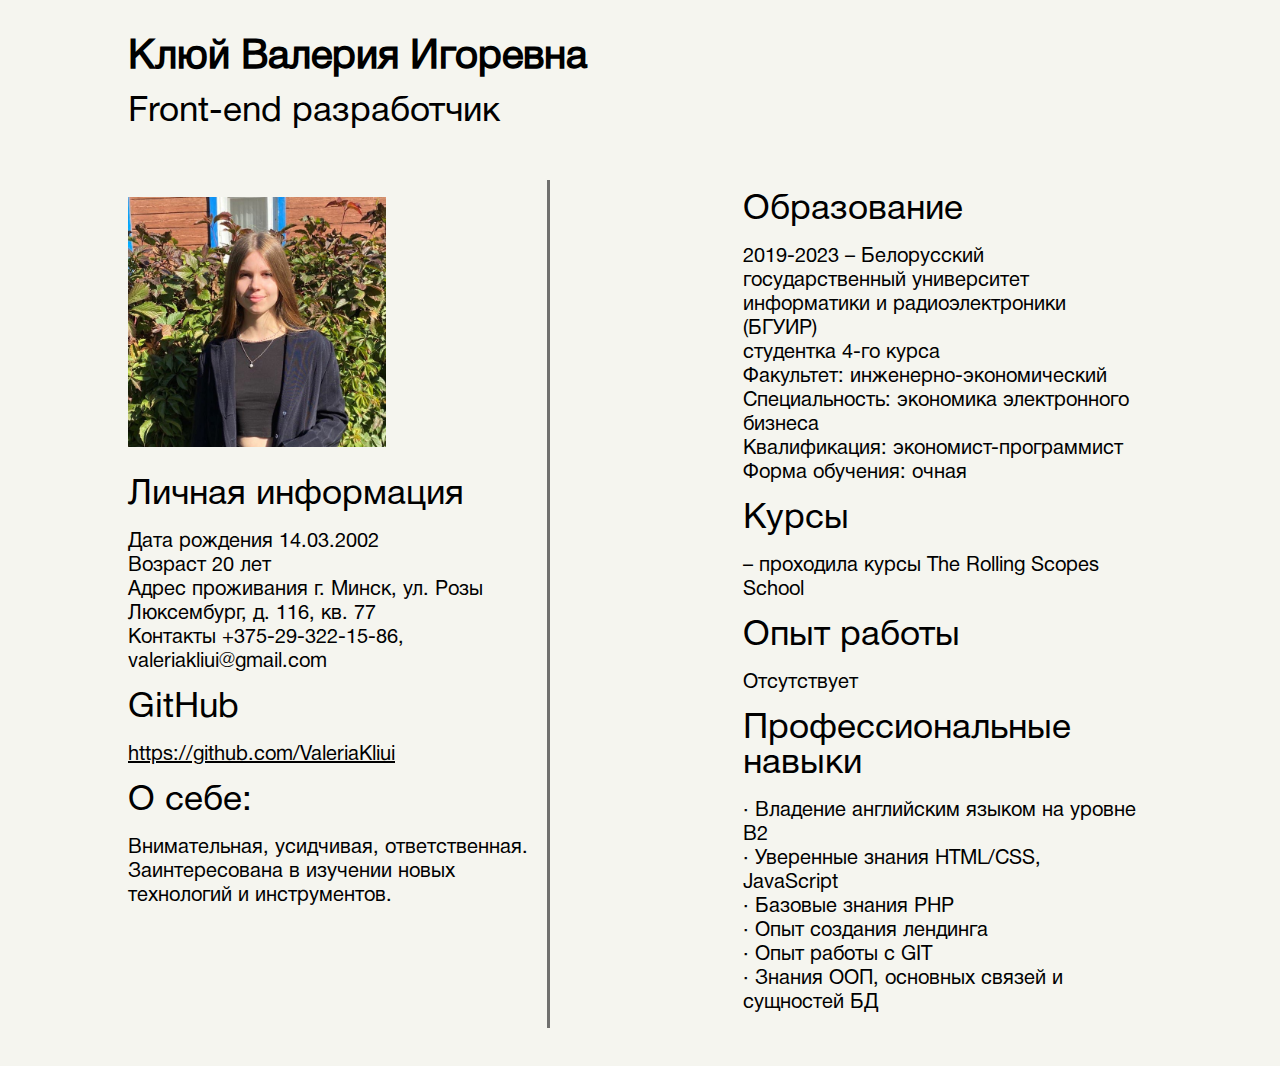
<file: index.html>
<!DOCTYPE html>
<html lang="ru">

<head>
    <meta charset="UTF-8">
    <meta http-equiv="X-UA-Compatible" content="IE=edge">
    <meta name="viewport" content="width=device-width, initial-scale=1.0">
    <link rel="stylesheet" href="css/reset.css">
    <link rel="stylesheet" href="css/style.css">
    <title>Valeria Kliui</title>
</head>

<body>
    <h1 class="name">
        Клюй Валерия Игоревна
    </h1>
    <h2 class="title">
Front-end разработчик
    </h2>
    <div class="container">
    <div class="personal-info">
        <img src="resources/image.jpg" alt="photo" class="photo" height="250">
        <h2 class="title">
            Личная информация
        </h2>
        <p class="text">
            Дата рождения
            14.03.2002
        </p>
        <p class="text">
            Возраст
            20 лет
        </p>
        <p class="text">
            Адрес проживания
            г. Минск, ул. Розы
            Люксембург,
            д. 116, кв. 77
        </p>
        <p class="text">
            Контакты
            +375-29-322-15-86,
            valeriakliui@gmail.com
        </p>
        <h2 class="title">
            GitHub
        </h2>
        <a class="link" href="https://github.com/ValeriaKliui" target="_blank">
            https://github.com/ValeriaKliui
        </a>
        <h2 class="title">
            О себе:
        </h2>
        <p class="text">
            Внимательная, усидчивая, ответственная.
            Заинтересована в изучении новых технологий и инструментов.
        </p>
    </div>
    <div class="professional-info">
        <h2 class="title education">
            Образование
        </h2>
        <p class="text">
            2019-2023 – Белорусский государственный университет информатики и радиоэлектроники (БГУИР) </p>
        <p class="text">
            студентка 4-го курса
        </p>
        <p class="text">
            Факультет: инженерно-экономический
        </p>
        <p class="text">
            Специальность: экономика электронного бизнеса
        </p>
        <p class="text">
            Квалификация: экономист-программист
        </p>
        <p class="text">
            Форма обучения: очная
        </p>
        <h2 class="title">
            Курсы
        </h2>
        <p class="text">
            – проходила курсы The Rolling Scopes School
        </p>
        <h2 class="title">
            Опыт работы
        </h2>
        <p class="text">
            Отсутствует
        </p>
        <h2 class="title">
            Профессиональные навыки
        </h2>
        <ul>
            <li>Владение английским языком на уровне B2</li>
            <li>Уверенные знания HTML/CSS, JavaScript</li>
            <li>Базовые знания PHP</li>
            <li>Опыт создания лендинга</li>
            <li>Опыт работы с GIT</li>
            <li>Знания ООП, основных связей и сущностей БД</li>
        </ul>
    </div>
    </div>
</body>
</html>
</file>
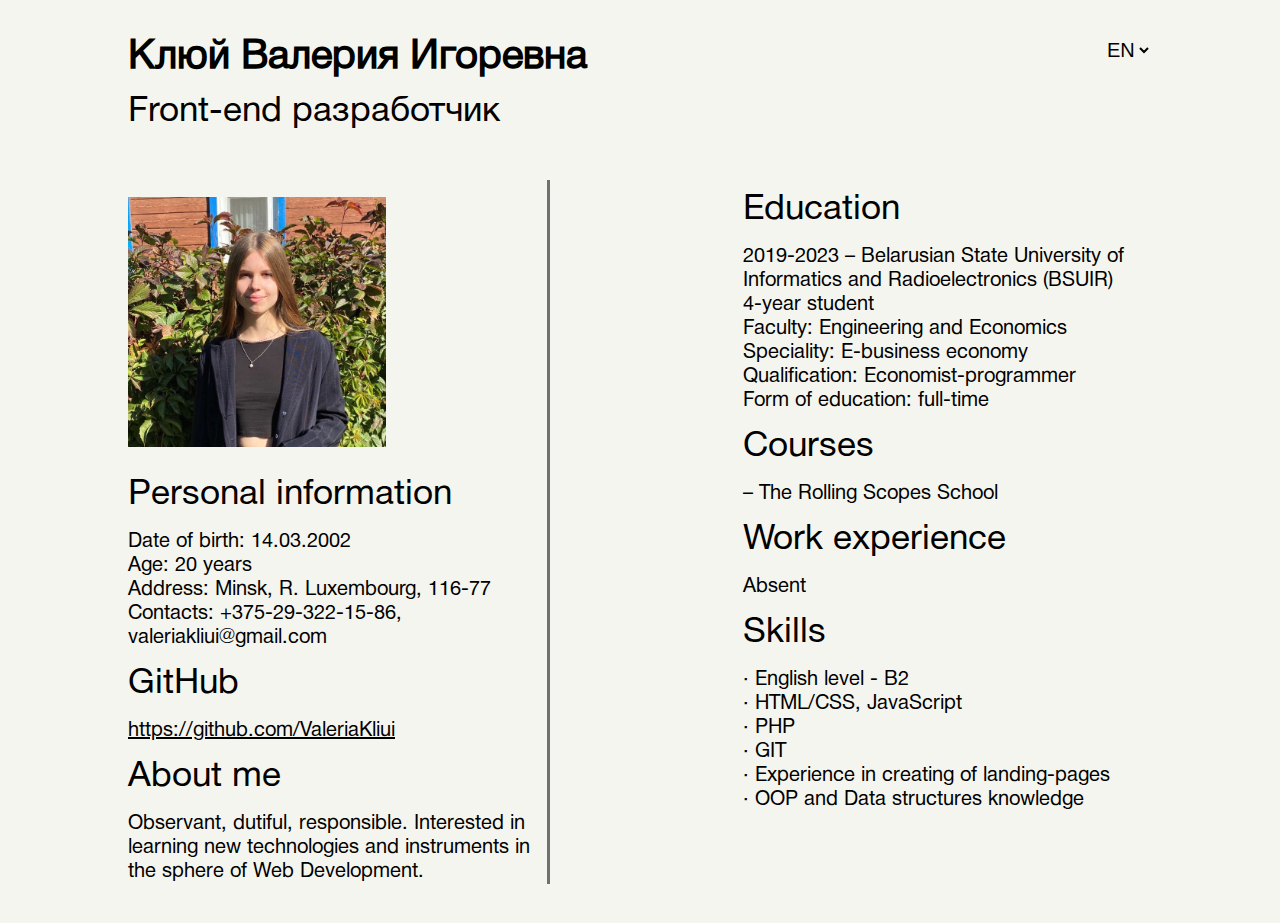
<file: index-en.html>
<!DOCTYPE html>
<html lang="ru">

<head>
    <meta charset="UTF-8">
    <meta http-equiv="X-UA-Compatible" content="IE=edge">
    <meta name="viewport" content="width=device-width, initial-scale=1.0">
    <link rel="stylesheet" href="css/reset.css">
    <link rel="stylesheet" href="css/style.css">
    <title>Valeria Kliui</title>
</head>

<body>
    <div class="name_block">
        <h1 class="name">
            Клюй Валерия Игоревна
        </h1>
        <h2 class="title">
            Front-end разработчик
        </h2>
        <select class="language">
            <option value="ru">RU</option>
            <option value="en" selected>EN</option>
        </select>
    </div>
    <div class="container">
        <div class="personal-info">
            <img src="resources/image.jpg" alt="photo" class="photo" height="250">
            <h2 class="title">
                Personal information
            </h2>
            <p class="text">
                Date of birth:
                14.03.2002
            </p>
            <p class="text">
                Age:
                20 years
            </p>
            <p class="text">
                Address:
                Minsk, R. Luxembourg,
                116-77
            </p>
            <p class="text">
                Contacts:
                +375-29-322-15-86,
                valeriakliui@gmail.com
            </p>
            <h2 class="title">
                GitHub
            </h2>
            <a class="link" href="https://github.com/ValeriaKliui" target="_blank">
                https://github.com/ValeriaKliui
            </a>
            <h2 class="title">
                About me
            </h2>
            <p class="text">
                Observant, dutiful, responsible.
                Interested in learning new technologies and instruments in the sphere of Web Development.
            </p>
        </div>
        <div class="professional-info">
            <h2 class="title education">
                Education
            </h2>
            <p class="text">
                2019-2023 – Belarusian State University of Informatics and Radioelectronics (BSUIR) </p>
            <p class="text">
                4-year student
            </p>
            <p class="text">
                Faculty: Engineering and Economics
            </p>
            <p class="text">
                Speciality: E-business economy
            </p>
            <p class="text">
                Qualification: Economist-programmer
            </p>
            <p class="text">
                Form of education: full-time
            </p>
            <h2 class="title">
                Courses
            </h2>
            <p class="text">
                – The Rolling Scopes School
            </p>
            <h2 class="title">
                Work experience
            </h2>
            <p class="text">
                Absent
            </p>
            <h2 class="title">
                Skills
            </h2>
            <ul>
                <li>English level - B2</li>
                <li>HTML/CSS, JavaScript</li>
                <li>PHP</li>
                <li>GIT</li>
                <li>Experience in creating of landing-pages</li>
                <li>OOP and Data structures knowledge</li>
            </ul>
        </div>
    </div>
    <script src="js/languages.js"></script>
</body>

</html>
</file>
<file: css/style.css>
@font-face {
    font-family: 'trebuchetms';
    src: url('../resources/helvetica/HelveticaRegular/HelveticaRegular.woff');
}

body {
    padding: 3% 10%;
    font-family: 'trebuchetms';
    background-color: rgb(245, 245, 239);
}
.container {
    display: grid;
    grid-template-columns: 1fr 1fr;
    column-gap: 180px;
    margin-top: 50px;
}
.personal-info {
    border-right: 3px rgba(0, 0, 0, 0.541) solid;
    padding: 0 3% 0 0;
}
.professional-info {
    padding: 3%;
}
.photo {
    margin-bottom: 10px;
    margin-top: 17px;
}
.name {
    font-size: 40px;
    font-weight: bold;
    margin-bottom: 17px;
}
.title {
font-size: 35px;
margin-bottom: 17px;
margin-top: 17px;
}
.education {
    margin-top: 0;
}
.text, ul li, a {
font-size: 20px;
line-height: 120%;
color: black;
}
ul li::before {
    content: ' · ';
}
.name_block {
    position: relative;
}
.language {
    position: absolute;
    right: 0;
    top: 0;
    font-size: 20px;
    background-color: rgb(245, 245, 239);
    border: none;
}
</file>
